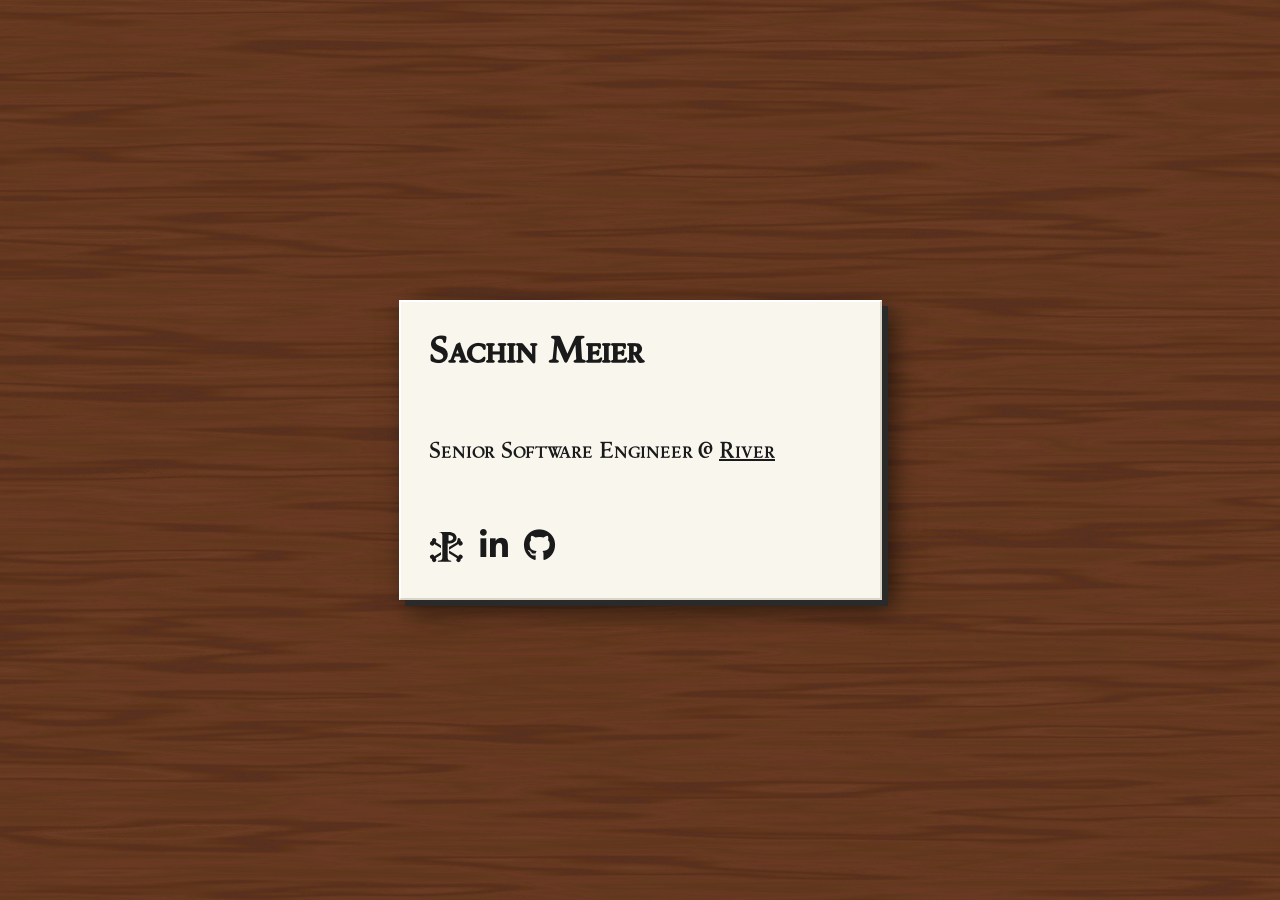
<file: card/index.html>
<!DOCTYPE html>
<html lang="en">
<head>
  <meta charset="UTF-8">
  <meta name="viewport" content="width=device-width, initial-scale=1.0">
  <title>Sachin Meier</title>
  <link rel="icon" type="image/svg+xml" href="../favicon.svg">
  <link rel="stylesheet" href="https://cdnjs.cloudflare.com/ajax/libs/font-awesome/6.5.1/css/all.min.css">
  <meta name="description" content="Sachin Meier — Senior Software Engineer at River.">
  <meta property="og:title" content="Sachin Meier">
  <meta property="og:description" content="Senior Software Engineer at River.">
  <meta property="og:type" content="website">
  <meta property="og:url" content="https://sachinmeier.com/card/">
  <meta property="og:image" content="https://sachinmeier.com/og/card.png">
  <meta property="og:image:width" content="2400">
  <meta property="og:image:height" content="1260">
  <meta property="og:image:alt" content="Sachin Meier, Senior Software Engineer at River: a paper business card on a wooden desk.">
  <meta name="twitter:card" content="summary_large_image">
  <meta name="twitter:title" content="Sachin Meier">
  <meta name="twitter:description" content="Senior Software Engineer at River.">
  <meta name="twitter:image" content="https://sachinmeier.com/og/card.png">
  <meta name="twitter:image:alt" content="Sachin Meier, Senior Software Engineer at River: a paper business card on a wooden desk.">
  <link rel="stylesheet" href="style.css">
  <style>
    body {
      background-color: #7a4a2c;
      background-image: url("data:image/svg+xml,%3Csvg xmlns='http://www.w3.org/2000/svg' width='1600' height='1000'%3E%3Cfilter id='rings' x='0' y='0' width='100%25' height='100%25'%3E%3CfeTurbulence type='fractalNoise' baseFrequency='0.0022 0.045' numOctaves='3' seed='5' result='n'/%3E%3CfeColorMatrix in='n' type='matrix' values='0 0 0 0 0 0 0 0 0 0 0 0 0 0 0 1 0 0 0 0' result='a'/%3E%3CfeComponentTransfer in='a' result='bands'%3E%3CfeFuncA type='table' tableValues='0 0.7 0 0.45 0.1 0.8 0 0.5 0'/%3E%3C/feComponentTransfer%3E%3CfeFlood flood-color='%233d2212' flood-opacity='0.5' result='c'/%3E%3CfeComposite in='c' in2='bands' operator='in'/%3E%3C/filter%3E%3Cfilter id='fiber' x='0' y='0' width='100%25' height='100%25'%3E%3CfeTurbulence type='fractalNoise' baseFrequency='0.0015 0.5' numOctaves='2' seed='11' result='n'/%3E%3CfeColorMatrix in='n' type='matrix' values='0 0 0 0 0 0 0 0 0 0 0 0 0 0 0 1.4 0 0 0 -0.3'/%3E%3CfeFlood flood-color='%23201008' flood-opacity='0.18' result='c'/%3E%3CfeComposite in='c' in2='SourceGraphic' operator='in'/%3E%3C/filter%3E%3Crect width='100%25' height='100%25' fill='%237a4a2c'/%3E%3Crect width='100%25' height='100%25' filter='url%28%23rings%29'/%3E%3Crect width='100%25' height='100%25' filter='url%28%23fiber%29'/%3E%3C/svg%3E");
      background-size: cover;
      background-position: center;
      background-attachment: fixed;
    }
    .card {
      --fg: #1a1a1a;
      --border-light: #ffffff;
      --border-dark: #d9d4c6;
      background-color: #F9F6EE;
      color: var(--fg);
      box-shadow: 6px 6px 0 #2a2a2a, 10px 10px 24px rgba(0, 0, 0, 0.6);
      cursor: grab;
      touch-action: none;
      will-change: transform;
    }
    .card.dragging { cursor: grabbing; box-shadow: 8px 8px 0 #2a2a2a, 14px 14px 32px rgba(0, 0, 0, 0.6); }
    .card a, .card button { cursor: pointer; }
  </style>
  <script type="application/ld+json">
  {
    "@context": "https://schema.org",
    "@type": "Person",
    "name": "Sachin Meier",
    "url": "https://sachinmeier.com",
    "jobTitle": "Senior Software Engineer",
    "worksFor": {
      "@type": "Organization",
      "name": "River",
      "url": "https://river.com"
    },
    "sameAs": [
      "https://github.com/SachinMeier",
      "https://www.linkedin.com/in/sachinmeier/"
    ]
  }
  </script>
</head>
<body>
  <div id="wrapper" class="wrapper">
    <div id="card" class="card">
        <div class="header">
          <h1 class="name">Sachin Meier</h1>
        </div>
        <div class="roles">
          <div class="job">Senior Software Engineer @ <a href="https://river.com" target="_blank">River</a></div>
        </div>
        <div id="links" class="links">
          <a id="PirateGames" class="track" target="_blank" rel="noreferrer" href="https://pirategames.org" aria-label="Pirate Games"><svg class="icon-svg" xmlns="http://www.w3.org/2000/svg" viewBox="11 18 78 72" role="img" aria-hidden="true" fill="currentColor"><defs><path id="pSolid" d="M 34 20 L 55 20 C 66 20,73 25,73 33 C 73 41.5,66 46,54 46 L 53 46 L 53 79 C 54 84,56 85,61 85 L 61 87 L 31 87 L 31 85 C 36 85,41 84,41 79 L 41 27 C 40 23,38 21,34 21 Z"/><mask id="pCut" maskUnits="userSpaceOnUse" x="0" y="0" width="100" height="100"><rect x="0" y="0" width="100" height="100" fill="#fff"/><use href="#pSolid" fill="#000" stroke="#000" stroke-width="6" stroke-linejoin="round"/></mask></defs><g fill="currentColor"><g mask="url(#pCut)"><g transform="translate(50,61) rotate(32)"><rect x="-35" y="-2.6" width="70" height="5.2" rx="2.6"/><circle cx="-35" cy="-4.2" r="5"/><circle cx="-35" cy="4.2" r="5"/><circle cx="35" cy="-4.2" r="5"/><circle cx="35" cy="4.2" r="5"/></g><g transform="translate(50,61) rotate(-32)"><rect x="-35" y="-2.6" width="70" height="5.2" rx="2.6"/><circle cx="-35" cy="-4.2" r="5"/><circle cx="-35" cy="4.2" r="5"/><circle cx="35" cy="-4.2" r="5"/><circle cx="35" cy="4.2" r="5"/></g></g><path fill-rule="nonzero" d="M 34 20 L 55 20 C 66 20,73 25,73 33 C 73 41.5,66 46,54 46 L 53 46 L 53 79 C 54 84,56 85,61 85 L 61 87 L 31 87 L 31 85 C 36 85,41 84,41 79 L 41 27 C 40 23,38 21,34 21 Z M 55 27 L 55 40 C 60 40,65 38,65.5 33.5 C 65 29,60 27,55 27 Z"/></g></svg></a>
          <a id="LinkedIn" class="track linkedin-blue-hover" target="_blank" rel="noreferrer" href="https://www.linkedin.com/in/sachinmeier/" aria-label="Sachin Meier on LinkedIn"><i class="fab fa-linkedin-in"></i></a>
          <a id="GitHub" class="track github-purple-hover" target="_blank" rel="noreferrer" href="https://github.com/SachinMeier" aria-label="Sachin Meier on GitHub"><i class="fab fa-github"></i></a>
        </div>
    </div>
  </div>
  <script>
    // Drag the card anywhere (never past the viewport edge). It carries momentum after release
    // and makes a soft whoosh whose volume and pitch follow its speed.
    (function () {
      const card = document.getElementById('card');
      let offX = 0, offY = 0;          // current offset from the resting centered position
      let startX = 0, startY = 0, baseX = 0, baseY = 0, dragging = false;
      let vx = 0, vy = 0;              // coasting velocity, px/s
      let coasting = false;
      let samples = [];                // recent pointer positions for release-velocity estimate
      let rest = null;                 // cached resting rect

      // --- physics tuning ---
      const DRAG = 2.6;                // exponential decay per second (higher = stops sooner)
      const FRICTION = 260;            // constant deceleration, px/s^2 (gives a definite stop)
      const STOP_SPEED = 12;           // px/s below which we settle
      const BOUNCE = 0.16;             // normal velocity kept on a wall hit (walls are not springy)
      const WALL_GRIP = 0.6;           // sliding velocity kept along the wall on a hit
      const MAX_SPEED = 4000;          // px/s cap on fling
      const SAMPLE_WINDOW = 100;       // ms of pointer history used for release velocity

      function measureRest() {
        const prev = card.style.transform;
        card.style.transform = 'none';
        rest = card.getBoundingClientRect();
        card.style.transform = prev;
        return rest;
      }
      function bounds() {
        const r = rest || measureRest();
        return {
          minX: -r.left, maxX: window.innerWidth - r.right,
          minY: -r.top,  maxY: window.innerHeight - r.bottom,
        };
      }
      function render() {
        card.style.transform = `translate(${offX}px, ${offY}px)`;
      }
      function setPos(x, y) {
        const b = bounds();
        offX = Math.min(b.maxX, Math.max(b.minX, x));
        offY = Math.min(b.maxY, Math.max(b.minY, y));
        render();
      }

      // --- whoosh: looping brown noise through a resonant bandpass, gain + pitch tied to speed ---
      let ctx = null, gain = null, filter = null, noiseBuf = null;
      function initAudio() {
        if (ctx) { if (ctx.state === 'suspended') ctx.resume(); return; }
        const AC = window.AudioContext || window.webkitAudioContext;
        if (!AC) return;
        ctx = new AC();
        const seconds = 2;
        const buf = ctx.createBuffer(1, ctx.sampleRate * seconds, ctx.sampleRate);
        const d = buf.getChannelData(0);
        let last = 0, peak = 0;
        for (let i = 0; i < d.length; i++) {           // brown noise: leaky-integrated white noise
          const w = Math.random() * 2 - 1;
          last = (last + 0.02 * w) / 1.02;
          d[i] = last;
          peak = Math.max(peak, Math.abs(last));
        }
        for (let i = 0; i < d.length; i++) d[i] /= peak; // normalize so the loop seam is quiet-ish
        noiseBuf = buf;
        const src = ctx.createBufferSource();
        src.buffer = buf; src.loop = true;
        filter = ctx.createBiquadFilter();
        filter.type = 'bandpass'; filter.Q.value = 2.4; filter.frequency.value = 160;
        const hiss = ctx.createBiquadFilter();      // roll off anything that reads as "rubbing"
        hiss.type = 'lowpass'; hiss.Q.value = 0.4; hiss.frequency.value = 1400;
        gain = ctx.createGain(); gain.gain.value = 0;
        src.connect(filter).connect(hiss).connect(gain).connect(ctx.destination);
        src.start();
      }
      let smoothSpeed = 0;
      function updateWhoosh(speed, dt) {
        if (!gain) return;
        // Smooth the speed so the sound swells and fades rather than stuttering.
        const k = 1 - Math.exp(-dt * (speed > smoothSpeed ? 14 : 5));
        smoothSpeed += (speed - smoothSpeed) * k;
        const s = Math.min(1, smoothSpeed / 1800);
        const vol = Math.pow(s, 1.6) * 0.16;
        // Pitch rides with speed: a slow glide sits low (~160 Hz) and a fast one climbs
        // toward ~900 Hz, so the tone sinks as the card loses momentum.
        const freq = 160 + 740 * Math.pow(s, 0.7);
        const t = ctx.currentTime;
        gain.gain.setTargetAtTime(vol, t, 0.05);
        filter.frequency.setTargetAtTime(freq, t, 0.06);
      }
      function thud(impact) {
        // Muffled knock on a wall hit: a short burst of low-passed noise, louder for harder hits.
        if (!ctx || impact < 80) return;
        const amt = Math.min(1, impact / 2200);
        const t = ctx.currentTime;
        const src = ctx.createBufferSource();
        src.buffer = noiseBuf;
        const lp = ctx.createBiquadFilter();
        lp.type = 'lowpass'; lp.Q.value = 0.5;
        lp.frequency.setValueAtTime(140 + 260 * amt, t);
        lp.frequency.exponentialRampToValueAtTime(70, t + 0.12);
        const g = ctx.createGain();
        g.gain.setValueAtTime(0.0001, t);
        g.gain.exponentialRampToValueAtTime(0.1 + 0.5 * amt, t + 0.006);
        g.gain.exponentialRampToValueAtTime(0.0001, t + 0.1 + 0.08 * amt);
        src.connect(lp).connect(g).connect(ctx.destination);
        src.start(t, Math.random() * 1.5);
        src.stop(t + 0.25);
      }
      function silence() {
        smoothSpeed = 0;
        if (gain) gain.gain.setTargetAtTime(0, ctx.currentTime, 0.08);
      }

      // --- frame loop: runs while dragging or coasting ---
      let rafId = 0, lastT = 0, lastX = 0, lastY = 0;
      function tick(now) {
        const dt = Math.min(0.05, (now - lastT) / 1000) || 0.016;
        lastT = now;

        if (coasting) {
          // decay: exponential drag plus a constant friction term
          const decay = Math.exp(-DRAG * dt);
          vx *= decay; vy *= decay;
          const sp = Math.hypot(vx, vy);
          if (sp > 0) {
            const f = Math.min(sp, FRICTION * dt);
            vx -= vx / sp * f; vy -= vy / sp * f;
          }
          let nx = offX + vx * dt, ny = offY + vy * dt;
          const b = bounds();
          let hit = 0;
          if (nx < b.minX || nx > b.maxX) {
            nx = nx < b.minX ? b.minX : b.maxX;
            hit = Math.abs(vx); vx = -vx * BOUNCE; vy *= WALL_GRIP;
          }
          if (ny < b.minY || ny > b.maxY) {
            ny = ny < b.minY ? b.minY : b.maxY;
            hit = Math.max(hit, Math.abs(vy)); vy = -vy * BOUNCE; vx *= WALL_GRIP;
          }
          if (hit > 0) thud(hit);
          offX = nx; offY = ny; render();
          if (Math.hypot(vx, vy) < STOP_SPEED) { coasting = false; vx = vy = 0; }
        }

        const speed = Math.hypot(offX - lastX, offY - lastY) / dt;
        lastX = offX; lastY = offY;
        updateWhoosh(speed, dt);

        if (dragging || coasting) rafId = requestAnimationFrame(tick);
        else { rafId = 0; silence(); }
      }
      function startLoop() {
        if (rafId) return;
        lastT = performance.now(); lastX = offX; lastY = offY;
        rafId = requestAnimationFrame(tick);
      }

      card.addEventListener('pointerdown', (e) => {
        if (e.target.closest('a, button') || e.button !== 0) return;
        initAudio();
        measureRest();
        dragging = true; coasting = false; vx = vy = 0;
        startX = e.clientX; startY = e.clientY; baseX = offX; baseY = offY;
        samples = [{ t: performance.now(), x: e.clientX, y: e.clientY }];
        card.classList.add('dragging');
        try { card.setPointerCapture(e.pointerId); } catch (err) {}
        e.preventDefault();
        startLoop();
      });
      card.addEventListener('pointermove', (e) => {
        if (!dragging) return;
        const now = performance.now();
        samples.push({ t: now, x: e.clientX, y: e.clientY });
        while (samples.length > 2 && now - samples[0].t > SAMPLE_WINDOW) samples.shift();
        setPos(baseX + (e.clientX - startX), baseY + (e.clientY - startY));
      });
      function release() {
        if (!dragging) return;
        dragging = false;
        card.classList.remove('dragging');
        const now = performance.now();
        const last = samples[samples.length - 1];
        // If the pointer paused before letting go, the card was set down, not flung.
        if (samples.length >= 2 && now - last.t < 60) {
          const first = samples[0];
          const dt = (last.t - first.t) / 1000;
          if (dt > 0.008) {
            vx = (last.x - first.x) / dt; vy = (last.y - first.y) / dt;
            const sp = Math.hypot(vx, vy);
            if (sp > MAX_SPEED) { vx *= MAX_SPEED / sp; vy *= MAX_SPEED / sp; }
            coasting = sp > STOP_SPEED;
          }
        }
        samples = [];
        if (coasting) startLoop();
      }
      card.addEventListener('pointerup', release);
      card.addEventListener('pointercancel', release);
      card.addEventListener('lostpointercapture', release);
      window.addEventListener('resize', () => { measureRest(); setPos(offX, offY); });
      window.addEventListener('blur', () => { if (ctx) silence(); });
    })();
  </script>
</body>
</html>
</file>
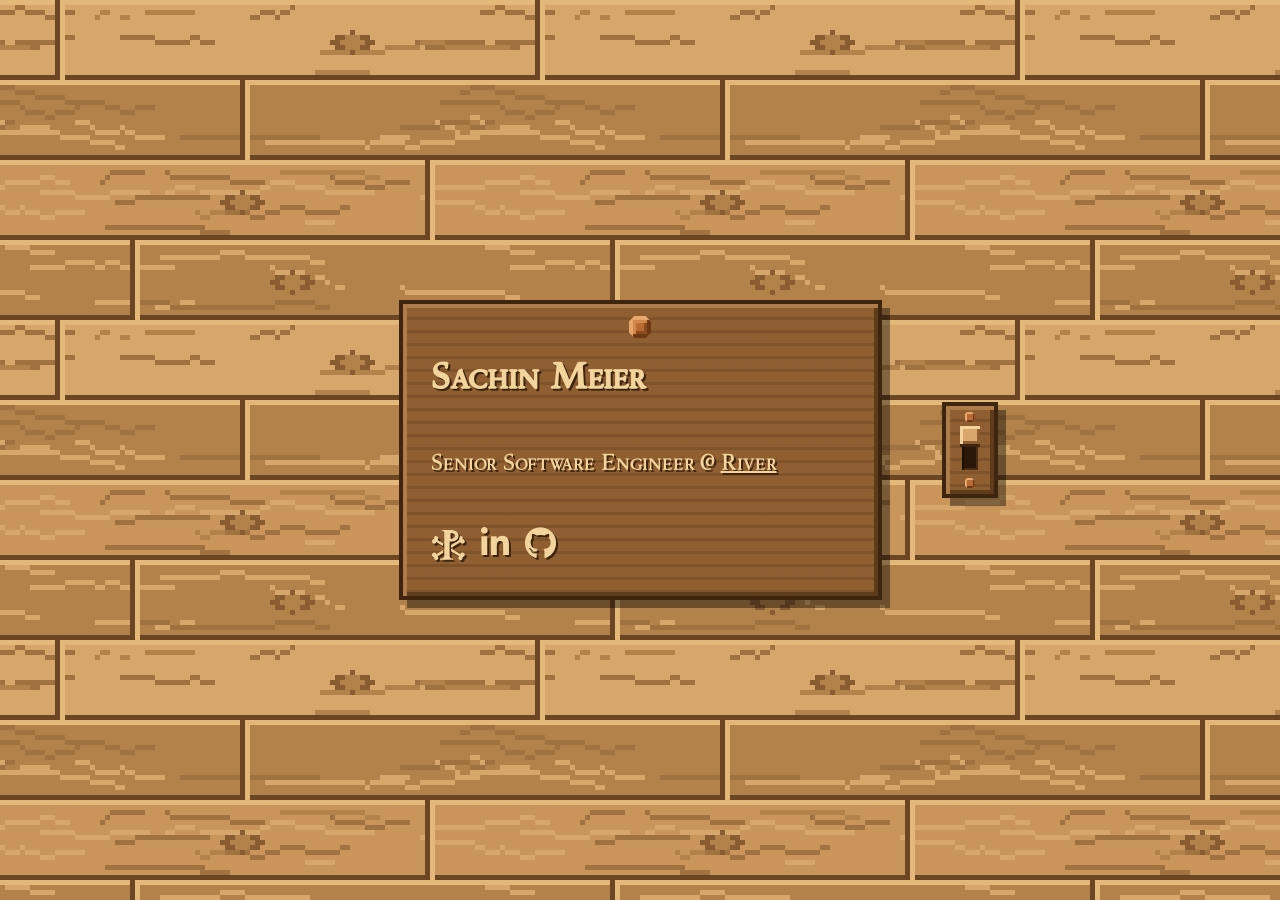
<file: pixel/index.html>
<!DOCTYPE html>
<html lang="en">
<head>
  <meta charset="UTF-8">
  <meta name="viewport" content="width=device-width, initial-scale=1.0">
  <title>Sachin Meier</title>
  <link rel="icon" type="image/svg+xml" href="../favicon.svg">
  <link rel="stylesheet" href="https://cdnjs.cloudflare.com/ajax/libs/font-awesome/6.5.1/css/all.min.css">
  <meta name="description" content="Sachin Meier — Senior Software Engineer at River.">
  <meta property="og:title" content="Sachin Meier">
  <meta property="og:description" content="Senior Software Engineer at River.">
  <meta property="og:type" content="website">
  <meta property="og:url" content="https://sachinmeier.com/pixel/">
  <meta property="og:image" content="https://sachinmeier.com/og/pixel.png">
  <meta property="og:image:width" content="2400">
  <meta property="og:image:height" content="1260">
  <meta property="og:image:alt" content="Sachin Meier, Senior Software Engineer at River: a pixel-art wooden placard on a plank wall.">
  <meta name="twitter:card" content="summary_large_image">
  <meta name="twitter:title" content="Sachin Meier">
  <meta name="twitter:description" content="Senior Software Engineer at River.">
  <meta name="twitter:image" content="https://sachinmeier.com/og/pixel.png">
  <meta name="twitter:image:alt" content="Sachin Meier, Senior Software Engineer at River: a pixel-art wooden placard on a plank wall.">
  <link rel="stylesheet" href="../card/style.css">
  <style>
    #scene { position: fixed; inset: 0; }
    /* The wall is what gets dimmed. The placard sits above it, outside the filter, so it stays lit. */
    #wall {
      position: absolute; inset: 0; z-index: 0;
      background-color: #c9955a;
      background-image: url("[data-uri]");
      background-size: 480px 320px;
      background-repeat: repeat;
      image-rendering: pixelated;
      image-rendering: crisp-edges;
      filter: brightness(1);
      transition: filter 500ms cubic-bezier(0.22, 1, 0.36, 1);
    }
    #scene.off #wall { filter: brightness(0.22); }
    #scene .wrapper { position: relative; z-index: 1; height: 100%; }
    /* With the lights off the placard reads as spotlit: a soft warm pool on the wall around it. */
    #scene.off .card {
      box-shadow: inset 4px 4px 0 #ad7c48, inset -4px -4px 0 #5e3b1b, 8px 8px 0 rgba(0, 0, 0, 0.55), 0 0 90px 36px rgba(255, 214, 150, 0.16);
    }
    body { background-color: #1c0f06; }

    /* wooden light switch beside the placard. It is anchored to the placard's right edge so the placard
       alone is what gets centered in the viewport. */
    .switch {
      position: absolute;
      left: 100%; top: 50%;
      transform: translateY(-50%);
      width: 56px; height: 96px;
      margin-left: 4rem;
      padding: 0; border: 4px solid #3e2510; cursor: pointer;
      background-color: #8f5f31;
      background-image: repeating-linear-gradient(180deg, rgba(40, 22, 8, 0.16) 0 3px, transparent 3px 13px);
      box-shadow: inset 4px 4px 0 #ad7c48, inset -4px -4px 0 #5e3b1b, 8px 8px 0 rgba(0, 0, 0, 0.4);
      flex-shrink: 0;
      filter: brightness(1);
      transition: filter 500ms cubic-bezier(0.22, 1, 0.36, 1);
    }
    #scene.off .switch { filter: brightness(0.32); }
    .switch:focus-visible { outline: 3px solid #f3d49c; outline-offset: 3px; }
    .switch .screw {
      position: absolute; left: 50%; width: 10px; height: 10px; margin-left: -5px;
      background: #b86b32;
      box-shadow: inset 2px 2px 0 #e8a66a, inset -2px -2px 0 #6e3a16;
      clip-path: polygon(25% 0, 75% 0, 100% 25%, 100% 75%, 75% 100%, 25% 100%, 0 75%, 0 25%);
    }
    .switch .screw.top { top: 6px; }
    .switch .screw.bottom { bottom: 6px; }
    /* the slot the lever rides in */
    .switch .slot {
      position: absolute; left: 50%; top: 24px; width: 16px; height: 40px; margin-left: -8px;
      background: #2a1708;
      box-shadow: inset 2px 2px 0 #1a0e04, inset -2px -2px 0 #4a2c12;
    }
    /* the lever: a pixel knob that sits up for on, down for off */
    .switch .lever {
      position: absolute; left: 50%; top: 20px; width: 20px; height: 18px; margin-left: -10px;
      background: #d9a76a;
      box-shadow: inset 3px 3px 0 #f3d49c, inset -3px -3px 0 #8f5f31, 0 3px 0 #3e2510;
      /* --pos runs 0 (up, on) to 1 (down, off) along the slot */
      --pos: 0;
      transform: translateY(calc(var(--pos) * 30px));
      transition: transform 140ms steps(4, end);
    }
    .switch[aria-pressed="false"] .lever { --pos: 1; }
    .switch.dragging .lever { transition: none; }
    .switch { touch-action: none; }
    @media (max-width: 600px) {
      .switch { left: 50%; top: 100%; transform: translateX(-50%); margin: 2rem 0 0; }
    }
    /* wooden placard */
    .card {
      --fg: #f3d49c;
      border: 4px solid #3e2510;
      background-color: #8f5f31;
      background-image: repeating-linear-gradient(180deg, rgba(40, 22, 8, 0.16) 0 3px, transparent 3px 13px);
      color: var(--fg);
      box-shadow: inset 4px 4px 0 #ad7c48, inset -4px -4px 0 #5e3b1b, 8px 8px 0 rgba(0, 0, 0, 0.4);
      overflow: visible;
    }
    /* engraved text: light face, dark pixel shadow */
    .card .name, .card .roles, .card .links {
      filter: drop-shadow(2px 2px 0 #3e2510);
    }
    /* push the name down so the nail has room above it */
    .card .header { margin-top: 1.5rem; }
    @media (max-width: 600px) {
      .card .header { margin-top: 1rem; }
    }
    /* copper nailhead, top center of the board */
    .card .header::before {
      content: "";
      position: absolute;
      top: 12px;
      left: 50%;
      width: 22px;
      height: 22px;
      margin-left: -11px;
      background: #b86b32;
      /* domed head: lit top left, shaded bottom right, with a cast shadow on the board */
      box-shadow:
        inset 4px 4px 0 #e8a66a,
        inset -4px -4px 0 #6e3a16,
        inset 7px 7px 0 #d2884a,
        inset -7px -7px 0 #8a4a1e,
        3px 4px 0 rgba(40, 22, 8, 0.55);
      clip-path: polygon(25% 0, 75% 0, 100% 25%, 100% 75%, 75% 100%, 25% 100%, 0 75%, 0 25%);
      z-index: 1;
      pointer-events: none;
    }
  </style>
  <script type="application/ld+json">
  {
    "@context": "https://schema.org",
    "@type": "Person",
    "name": "Sachin Meier",
    "url": "https://sachinmeier.com",
    "jobTitle": "Senior Software Engineer",
    "worksFor": {
      "@type": "Organization",
      "name": "River",
      "url": "https://river.com"
    },
    "sameAs": [
      "https://github.com/SachinMeier",
      "https://www.linkedin.com/in/sachinmeier/"
    ]
  }
  </script>
</head>
<body>
  <div id="scene">
  <div id="wall" aria-hidden="true"></div>
  <div id="wrapper" class="wrapper">
    <div id="card" class="card">
        <div class="header">
          <h1 class="name">Sachin Meier</h1>
        </div>
        <div class="roles">
          <div class="job">Senior Software Engineer @ <a href="https://river.com" target="_blank">River</a></div>
        </div>
        <div id="links" class="links">
          <a id="PirateGames" class="track" target="_blank" rel="noreferrer" href="https://pirategames.org" aria-label="Pirate Games"><svg class="icon-svg" xmlns="http://www.w3.org/2000/svg" viewBox="11 18 78 72" role="img" aria-hidden="true" fill="currentColor"><defs><path id="pSolid" d="M 34 20 L 55 20 C 66 20,73 25,73 33 C 73 41.5,66 46,54 46 L 53 46 L 53 79 C 54 84,56 85,61 85 L 61 87 L 31 87 L 31 85 C 36 85,41 84,41 79 L 41 27 C 40 23,38 21,34 21 Z"/><mask id="pCut" maskUnits="userSpaceOnUse" x="0" y="0" width="100" height="100"><rect x="0" y="0" width="100" height="100" fill="#fff"/><use href="#pSolid" fill="#000" stroke="#000" stroke-width="6" stroke-linejoin="round"/></mask></defs><g fill="currentColor"><g mask="url(#pCut)"><g transform="translate(50,61) rotate(32)"><rect x="-35" y="-2.6" width="70" height="5.2" rx="2.6"/><circle cx="-35" cy="-4.2" r="5"/><circle cx="-35" cy="4.2" r="5"/><circle cx="35" cy="-4.2" r="5"/><circle cx="35" cy="4.2" r="5"/></g><g transform="translate(50,61) rotate(-32)"><rect x="-35" y="-2.6" width="70" height="5.2" rx="2.6"/><circle cx="-35" cy="-4.2" r="5"/><circle cx="-35" cy="4.2" r="5"/><circle cx="35" cy="-4.2" r="5"/><circle cx="35" cy="4.2" r="5"/></g></g><path fill-rule="nonzero" d="M 34 20 L 55 20 C 66 20,73 25,73 33 C 73 41.5,66 46,54 46 L 53 46 L 53 79 C 54 84,56 85,61 85 L 61 87 L 31 87 L 31 85 C 36 85,41 84,41 79 L 41 27 C 40 23,38 21,34 21 Z M 55 27 L 55 40 C 60 40,65 38,65.5 33.5 C 65 29,60 27,55 27 Z"/></g></svg></a>
          <a id="LinkedIn" class="track linkedin-blue-hover" target="_blank" rel="noreferrer" href="https://www.linkedin.com/in/sachinmeier/" aria-label="Sachin Meier on LinkedIn"><i class="fab fa-linkedin-in"></i></a>
          <a id="GitHub" class="track github-purple-hover" target="_blank" rel="noreferrer" href="https://github.com/SachinMeier" aria-label="Sachin Meier on GitHub"><i class="fab fa-github"></i></a>
        </div>
        <button type="button" class="switch" id="light-switch" aria-pressed="true" aria-label="Light switch">
          <span class="screw top"></span>
          <span class="slot"></span>
          <span class="lever"></span>
          <span class="screw bottom"></span>
        </button>
    </div>
  </div>
  </div>
  <script>
    const scene = document.getElementById('scene');
    const lightSwitch = document.getElementById('light-switch');
    const lever = lightSwitch.querySelector('.lever');
    const TRAVEL = 30;   // px the lever moves between on and off
    // A soft wooden click, synthesized so there is no audio file to load: a low damped thump
    // from a sine that falls in pitch, plus a very short band passed noise tick for the snap.
    let audio = null;
    function tock(on) {
      try {
        if (!audio) audio = new (window.AudioContext || window.webkitAudioContext)();
        if (audio.state === 'suspended') audio.resume();
        const t = audio.currentTime;
        const out = audio.createGain(); out.gain.value = 0.9; out.connect(audio.destination);

        const thump = audio.createOscillator(); thump.type = 'sine';
        const f0 = on ? 260 : 210;
        thump.frequency.setValueAtTime(f0, t);
        thump.frequency.exponentialRampToValueAtTime(f0 * 0.45, t + 0.08);
        const thumpGain = audio.createGain();
        thumpGain.gain.setValueAtTime(0.0001, t);
        thumpGain.gain.exponentialRampToValueAtTime(0.5, t + 0.004);
        thumpGain.gain.exponentialRampToValueAtTime(0.0001, t + 0.12);
        thump.connect(thumpGain).connect(out);
        thump.start(t); thump.stop(t + 0.14);

        const len = Math.floor(audio.sampleRate * 0.03);
        const buf = audio.createBuffer(1, len, audio.sampleRate);
        const data = buf.getChannelData(0);
        for (let i = 0; i < len; i++) data[i] = (Math.random() * 2 - 1) * (1 - i / len);
        const tick = audio.createBufferSource(); tick.buffer = buf;
        const band = audio.createBiquadFilter(); band.type = 'bandpass'; band.frequency.value = on ? 1900 : 1500; band.Q.value = 1.2;
        const tickGain = audio.createGain();
        tickGain.gain.setValueAtTime(0.22, t);
        tickGain.gain.exponentialRampToValueAtTime(0.0001, t + 0.03);
        tick.connect(band).connect(tickGain).connect(out);
        tick.start(t); tick.stop(t + 0.035);
      } catch (e) {}
    }

    function setLight(on, silent) {
      scene.classList.toggle('off', !on);
      lightSwitch.setAttribute('aria-pressed', String(on));
      lightSwitch.setAttribute('aria-label', on ? 'Turn the light off' : 'Turn the light on');
      try { localStorage.setItem('pixel-light', on ? 'on' : 'off'); } catch (e) {}
      if (!silent) tock(on);
    }
    const isOn = () => lightSwitch.getAttribute('aria-pressed') === 'true';
    let saved = null;
    try { saved = localStorage.getItem('pixel-light'); } catch (e) {}
    if (saved === 'off') setLight(false, true);

    // Drag the lever along the slot. The light flips as it crosses the midpoint; on release the
    // lever snaps to the end that matches the light. A plain click flips it and animates across.
    let dragging = false, moved = false, startY = 0, startPos = 0;
    lightSwitch.addEventListener('pointerdown', (e) => {
      if (e.button !== 0) return;
      dragging = true; moved = false; startY = e.clientY; startPos = isOn() ? 0 : 1;
      try { lightSwitch.setPointerCapture(e.pointerId); } catch (err) {}
      e.preventDefault();
    });
    lightSwitch.addEventListener('pointermove', (e) => {
      if (!dragging) return;
      const dy = e.clientY - startY;
      if (!moved && Math.abs(dy) < 3) return;
      if (!moved) { moved = true; lightSwitch.classList.add('dragging'); }
      const pos = Math.min(1, Math.max(0, startPos + dy / TRAVEL));
      lever.style.setProperty('--pos', pos.toFixed(3));
      const shouldBeOn = pos < 0.5;
      if (shouldBeOn !== isOn()) setLight(shouldBeOn);
    });
    const release = () => {
      if (!dragging) return;
      dragging = false;
      lightSwitch.classList.remove('dragging');
      if (moved) lever.style.removeProperty('--pos');   // snap to the end the state dictates
    };
    lightSwitch.addEventListener('pointerup', release);
    lightSwitch.addEventListener('pointercancel', release);
    lightSwitch.addEventListener('lostpointercapture', release);
    lightSwitch.addEventListener('click', () => { if (!moved) setLight(!isOn()); moved = false; });
    lightSwitch.addEventListener('keydown', (e) => {
      if (e.key === 'ArrowUp') { setLight(true); e.preventDefault(); }
      if (e.key === 'ArrowDown') { setLight(false); e.preventDefault(); }
    });
  </script>
</body>
</html>
</file>
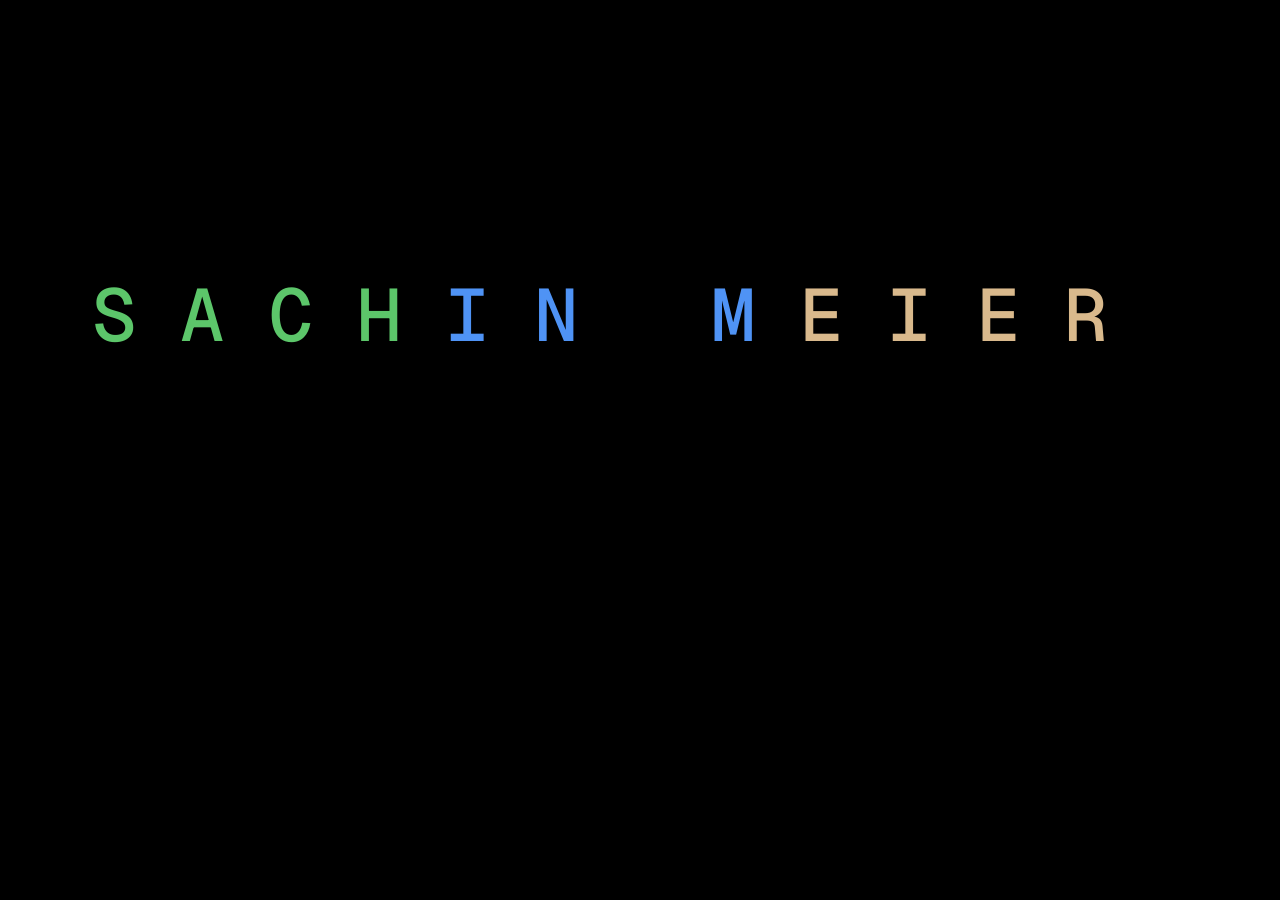
<file: og/world.html>
<!DOCTYPE html>
<html lang="en">
<head>
  <meta charset="UTF-8">
  <title>Sachin Meier</title>
  <!-- Source for og/world.png, the social preview image of the root page. Rendered at 1200x630. -->
  <link rel="preconnect" href="https://fonts.googleapis.com">
  <link rel="preconnect" href="https://fonts.gstatic.com" crossorigin>
  <link rel="stylesheet" href="https://fonts.googleapis.com/css2?family=Geist+Mono:wght@400;500;600&display=swap">
  <style>
    * { margin: 0; padding: 0; box-sizing: border-box; }
    html, body { width: 1200px; height: 630px; overflow: hidden; }
    body {
      background: #000000; color: #FFFFFF;
      font-family: "Geist Mono", ui-monospace, monospace;
      display: flex; align-items: center; justify-content: center;
      -webkit-font-smoothing: antialiased;
    }
    h1 {
      font-weight: 500; font-size: 74px; line-height: 1;
      letter-spacing: 0.6em; text-transform: uppercase; white-space: nowrap;
      /* one cell between letters, two between words, as on the page; centre the glyphs, not the trailing space */
      margin-right: -0.6em;
    }
    .land { color: #5CC66A; }
    .sea { color: #4F93F5; }
    .sand { color: #D9B98C; }
  </style>
</head>
<body>
  <h1><span class="land">Sach</span><span class="sea">in M</span><span class="sand">eier</span></h1>
</body>
</html>
</file>
<file: card/style.css>
@font-face {
  font-family: 'Silian Rail';
  src: url('../fonts/SilianRail.otf') format('opentype');
}

* {
  margin: 0;
  padding: 0;
  box-sizing: border-box;
  font-family: 'Silian Rail', sans-serif;
}

:root {
  --bg: #F9F6EE;
  --fg: #1a1a1a;
  --border-light: #ffffff;
  --border-dark: #1a1a1a;
}

:root.dark {
  --bg: #1a1a1a;
  --fg: #F9F6EE;
  --border-light: #33302b;
  --border-dark: #000000;
}

body {
  height: 100vh;
  overflow: hidden;
  background-color: var(--bg);
  color: var(--fg);
  transition: background-color 0.5s, color 0.5s;
}

a {
  color: var(--fg);
}

.wrapper {
  display: flex;
  justify-content: center;
  align-items: center;
  height: 100%;
}

.card {
  user-select: none;
  position: relative;
  width: 483px;
  height: 300px;
  max-width: 90%;
  display: flex;
  flex-direction: column;
  justify-content: space-between;
  padding: 2rem 1.75rem;
  border-top: 2px solid var(--border-light);
  border-left: 2px solid var(--border-light);
  border-bottom: 2px solid var(--border-dark);
  border-right: 2px solid var(--border-dark);
}

.header {
  display: flex;
  justify-content: space-between;
  align-items: center;
}

.roles {
  display: flex;
  flex-direction: column;
  gap: 1rem;
  margin-top: 0.25rem;
}

.theme-toggle {
  background: none;
  border: none;
  color: var(--fg);
  font-size: 2rem;
  cursor: pointer;
  padding: 0;
  line-height: 1;
  opacity: 0;
  transition: opacity 0.4s;
}

.card:hover .theme-toggle {
  opacity: 1;
}

.name {
  font-size: 2rem;
}

.job {
  font-size: 1.25rem;
}

.links {
  display: flex;
  align-items: center;
  gap: 1rem;
  font-size: 2rem;
}

.icon-svg {
  height: 1em;
  width: auto;
  display: block;
  fill: currentColor;
}

@media (max-width: 600px) {
  .wrapper > .card {
    width: 322px;
    height: 200px;
    padding: 1.25rem 1.5rem;
  }

  .wrapper > .card .theme-toggle {
    font-size: 1.2rem;
  }

  .wrapper > .card .name {
    font-size: 1.4rem;
  }

  .wrapper > .card .job {
    font-size: 0.85rem;
  }

  .wrapper > .card .links {
    gap: 0.75rem;
    font-size: 1.3rem;
  }
}
</file>
